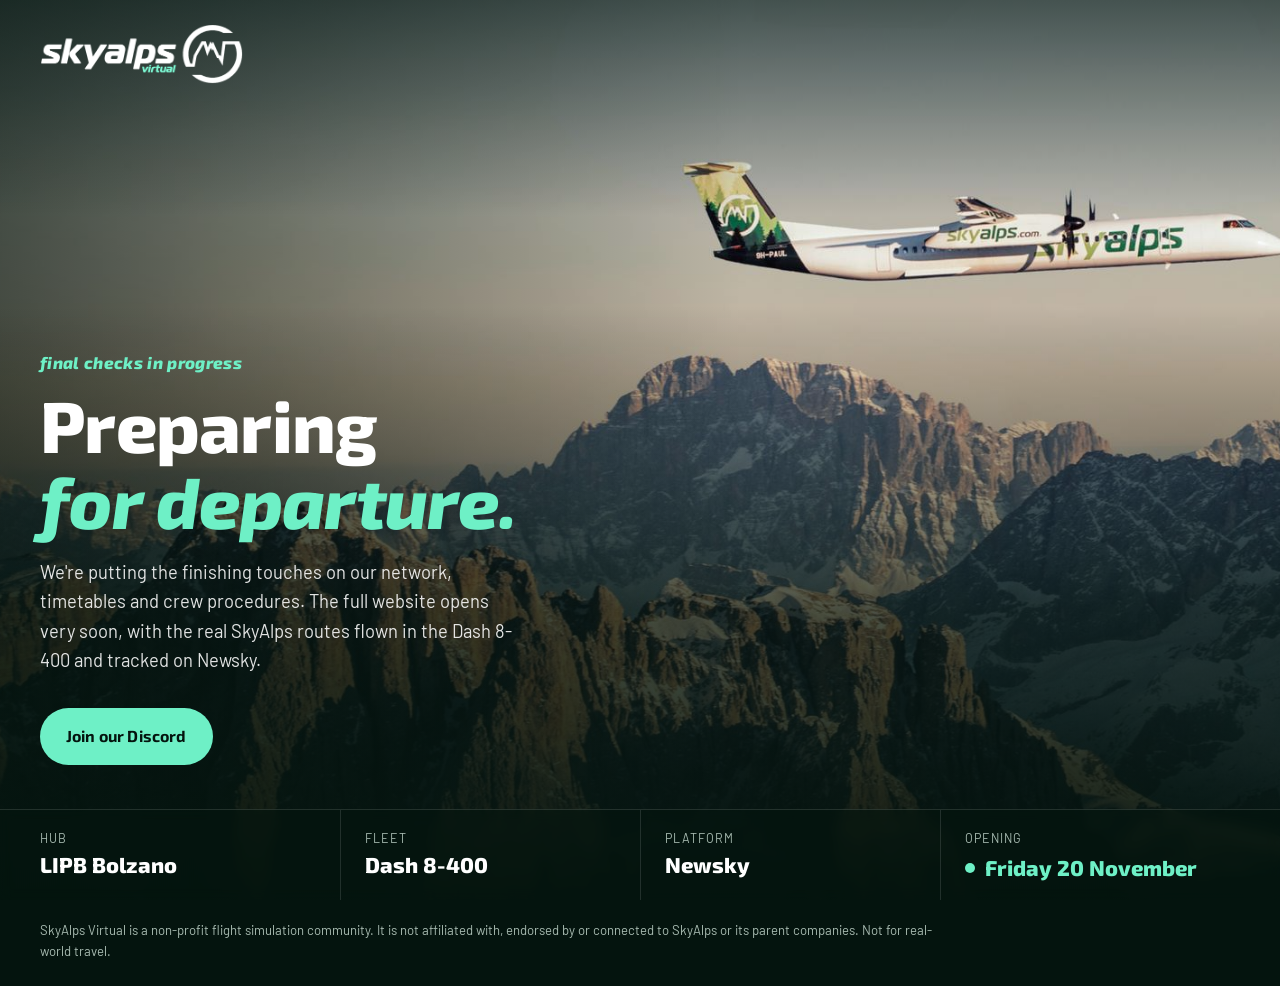
<file: site/maintenance.html>
<!DOCTYPE html>
<html lang="en">
<head>
  <meta charset="utf-8">
  <meta name="viewport" content="width=device-width, initial-scale=1">
  <!--
    Maintenance / "coming soon" page.
    Published in place of index.html when the GitHub variable MAINTENANCE_MODE is "on" (see README).
    Self-contained on purpose: it only reuses the images and config.js of the main site.
  -->
  <title>SkyAlps Virtual — Coming soon</title>
  <meta name="description" content="SkyAlps Virtual, a free Dash 8-400 virtual airline on Newsky flying the real SkyAlps network from Bolzano, is getting ready for departure. The website opens soon.">
  <meta name="theme-color" content="#04140e">
  <link rel="canonical" href="https://skyalpsvirtual.github.io/">

  <meta property="og:type" content="website">
  <meta property="og:url" content="https://skyalpsvirtual.github.io/">
  <meta property="og:site_name" content="SkyAlps Virtual">
  <meta property="og:title" content="SkyAlps Virtual — Preparing for departure">
  <meta property="og:description" content="Real SkyAlps routes and timetables, flown in the Dash 8-400 and tracked on Newsky. Opening soon.">
  <meta property="og:image" content="https://skyalpsvirtual.github.io/assets/img/og-image.jpg">
  <meta property="og:image:width" content="1200">
  <meta property="og:image:height" content="630">
  <meta name="twitter:card" content="summary_large_image">
  <meta name="twitter:image" content="https://skyalpsvirtual.github.io/assets/img/og-image.jpg">

  <link rel="icon" type="image/png" sizes="32x32" href="assets/img/favicon-32.png">
  <link rel="icon" type="image/png" sizes="64x64" href="assets/img/favicon-64.png">
  <link rel="apple-touch-icon" href="assets/img/apple-touch-icon.png">

  <link rel="preconnect" href="https://fonts.googleapis.com">
  <link rel="preconnect" href="https://fonts.gstatic.com" crossorigin>
  <link href="https://fonts.googleapis.com/css2?family=Barlow:wght@400;500;600;700&family=Exo+2:ital,wght@0,700;0,800;1,800&display=swap" rel="stylesheet">

  <style>
    :root {
      --forest-950: #04140e;
      --forest-900: #072a1d;
      --mint: #6ef0c6;
      --muted-light: #a8bbb1;
      --font-display: "Exo 2", system-ui, sans-serif;
      --font-body: "Barlow", system-ui, sans-serif;
    }

    *, *::before, *::after { box-sizing: border-box; }
    [hidden] { display: none !important; }
    html, body { margin: 0; }
    body {
      font-family: var(--font-body);
      font-size: 17px;
      line-height: 1.6;
      color: #fff;
      background: var(--forest-950);
      -webkit-font-smoothing: antialiased;
    }
    img { max-width: 100%; display: block; }
    :focus-visible { outline: 3px solid var(--mint); outline-offset: 3px; }

    .wrap { width: min(1200px, 100% - 3rem); margin-inline: auto; }

    /* Full-screen photo with the same shading as the main site's hero */
    .page {
      position: relative; isolation: isolate; overflow: hidden;
      min-height: 100vh; min-height: 100svh;
      display: flex; flex-direction: column;
    }
    .bg img {
      position: absolute; inset: 0; z-index: -2;
      width: 100%; height: 100%; object-fit: cover; object-position: 8% 30%;
    }
    .shade {
      position: absolute; inset: 0; z-index: -1;
      background:
        linear-gradient(180deg, rgba(4,20,14,.6) 0%, rgba(4,20,14,0) 24%),
        linear-gradient(0deg, rgba(4,20,14,.97) 0%, rgba(4,20,14,.72) 32%, rgba(4,20,14,0) 66%),
        linear-gradient(90deg, rgba(4,20,14,.6) 0%, rgba(4,20,14,0) 58%);
    }

    .top { padding-top: 1.5rem; }
    .top img { height: 60px; width: auto; }

    .content { margin-top: auto; padding: 5rem 0 2.75rem; }
    .eyebrow {
      margin: 0 0 .75rem;
      font-family: var(--font-display); font-weight: 800; font-style: italic;
      text-transform: lowercase; letter-spacing: .02em; font-size: 1.05rem;
      color: var(--mint);
    }
    h1 {
      margin: 0;
      font-family: var(--font-display); font-weight: 800; line-height: 1.05; letter-spacing: -.01em;
      font-size: clamp(2.4rem, 5.6vw, 4.6rem);
    }
    h1 span { color: var(--mint); font-style: italic; }
    .lead { margin: 1.25rem 0 0; max-width: 48ch; font-size: 1.15rem; color: rgba(255,255,255,.88); }

    .cta { display: flex; flex-wrap: wrap; gap: .9rem; margin-top: 2rem; }
    .btn {
      display: inline-flex; align-items: center; justify-content: center;
      font-family: var(--font-display); font-weight: 700; font-size: 1rem; letter-spacing: .01em;
      padding: .85rem 1.5rem; border-radius: 999px; text-decoration: none;
      border: 2px solid transparent;
      transition: transform .15s ease, background-color .15s ease, border-color .15s ease;
    }
    .btn:hover { transform: translateY(-1px); }
    .btn--mint { background: var(--mint); color: var(--forest-950); }
    .btn--mint:hover { background: #8ff5d4; }
    .btn--ghost { border-color: rgba(255,255,255,.55); color: #fff; }
    .btn--ghost:hover { border-color: #fff; background: rgba(255,255,255,.08); }

    /* Departure-board style strip */
    .strip { border-top: 1px solid rgba(255,255,255,.12); background: rgba(4,20,14,.6); backdrop-filter: blur(6px); }
    .board { display: grid; grid-template-columns: repeat(4, 1fr); margin-block: 0; }
    .board div { padding: 1.2rem 0; }
    .board div + div { padding-left: 1.5rem; border-left: 1px solid rgba(255,255,255,.12); }
    .board dt { font-size: .78rem; text-transform: uppercase; letter-spacing: .08em; color: var(--muted-light); }
    .board dd { margin: .2rem 0 0; font-family: var(--font-display); font-weight: 800; font-size: 1.35rem; line-height: 1.2; }
    .status { display: inline-flex; align-items: center; gap: .6rem; color: var(--mint); }
    .status::before {
      content: ""; flex: none; width: 10px; height: 10px; border-radius: 50%;
      background: var(--mint); animation: pulse 2s ease-out infinite;
    }
    @keyframes pulse {
      0%   { box-shadow: 0 0 0 0 rgba(110,240,198,.6); }
      70%  { box-shadow: 0 0 0 10px rgba(110,240,198,0); }
      100% { box-shadow: 0 0 0 0 rgba(110,240,198,0); }
    }

    .legal { background: var(--forest-950); color: var(--muted-light); font-size: .82rem; padding: 1.25rem 0 1.5rem; }
    .legal p { margin: 0; max-width: 900px; }

    @media (max-width: 820px) {
      .top img { height: 50px; }
      /* Photo as a top band so the aircraft stays visible above the text */
      .bg img { height: 60%; object-position: 50% 0%; }
      .shade {
        background: linear-gradient(180deg, rgba(4,20,14,.55) 0%, rgba(4,20,14,0) 16%, rgba(4,20,14,0) 30%,
          rgba(4,20,14,.85) 48%, var(--forest-950) 60%);
      }
      .content { padding: 4rem 0 2rem; }
      .lead { font-size: 1rem; margin-top: 1rem; }
      .cta { margin-top: 1.5rem; gap: .6rem; }
      .btn { padding: .75rem 1.15rem; font-size: .95rem; }
      .board { grid-template-columns: repeat(2, 1fr); }
      .board div { padding: .85rem 0; }
      .board div + div { padding-left: 0; border-left: 0; }
      .board div:nth-child(even) { padding-left: 1rem; border-left: 1px solid rgba(255,255,255,.12); }
      .board div:nth-child(n+3) { border-top: 1px solid rgba(255,255,255,.12); }
      .board dd { font-size: 1.1rem; }
    }

    @media (prefers-reduced-motion: reduce) {
      .btn { transition: none; }
      .status::before { animation: none; }
    }
  </style>
</head>
<body>
  <div class="page">
    <picture class="bg">
      <source media="(max-width: 900px)" srcset="assets/img/hero-1200.jpg">
      <img src="assets/img/hero-2400.jpg" alt="" fetchpriority="high">
    </picture>
    <div class="shade"></div>

    <header class="top wrap">
      <img src="assets/img/logo-virtual-white.png" alt="SkyAlps Virtual" width="203" height="60">
    </header>

    <main class="content wrap">
      <p class="eyebrow">Final checks in progress</p>
      <h1>Preparing<br><span>for departure.</span></h1>
      <p class="lead">
        We're putting the finishing touches on our network, timetables and crew procedures.
        The full website opens very soon, with the real SkyAlps routes flown in the
        Dash&nbsp;8-400 and tracked on Newsky.
      </p>
      <div class="cta js-discord" hidden>
        <a class="btn btn--mint js-discord-link" href="#" target="_blank" rel="noopener">Join our Discord</a>
      </div>
    </main>

    <div class="strip">
      <dl class="board wrap">
        <div><dt>Hub</dt><dd>LIPB Bolzano</dd></div>
        <div><dt>Fleet</dt><dd>Dash 8-400</dd></div>
        <div><dt>Platform</dt><dd>Newsky</dd></div>
        <div><dt>Opening</dt><dd><time class="status" datetime="2026-11-20">Friday 20&nbsp;November</time></dd></div>
      </dl>
    </div>
  </div>

  <footer class="legal">
    <div class="wrap">
      <p>
        SkyAlps Virtual is a non-profit flight simulation community. It is not affiliated with, endorsed by or
        connected to SkyAlps or its parent companies. Not for real-world travel.
      </p>
    </div>
  </footer>

  <!-- Shows the Discord button as soon as discordUrl is filled in assets/js/config.js -->
  <script src="assets/js/config.js"></script>
  <script>
    (function () {
      var url = (window.SKYALPS_CONFIG || {}).discordUrl;
      if (!url) return;
      document.querySelector(".js-discord-link").href = url;
      document.querySelector(".js-discord").hidden = false;
    })();
  </script>
</body>
</html>
</file>
